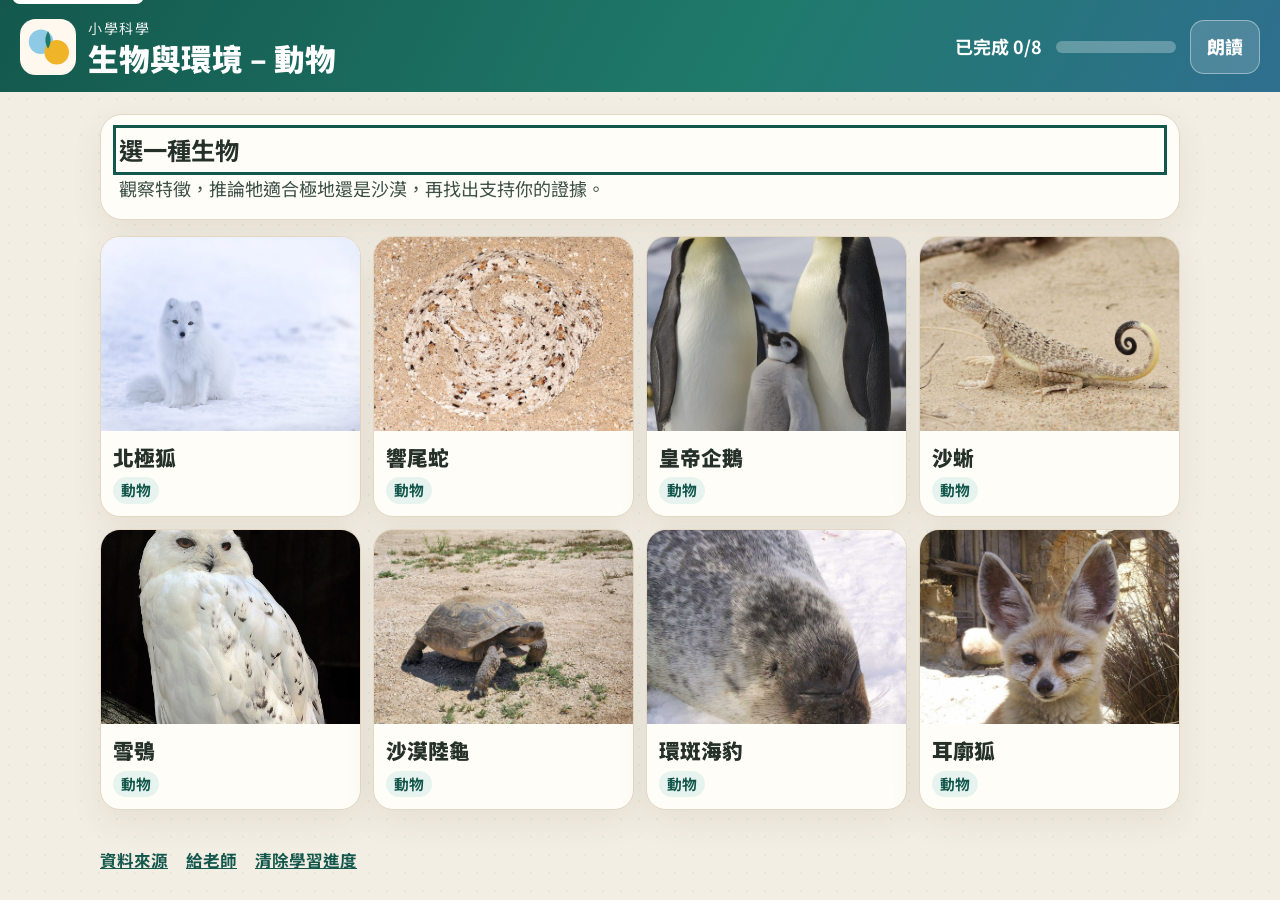
<file: index.html>
<!DOCTYPE html>
<html lang="zh-HK">
<head>
  <meta charset="utf-8">
  <meta name="viewport" content="width=device-width, initial-scale=1">
  <meta name="description" content="小學科學互動（動物版）：觀察動物特徵，推論牠們適應極地還是沙漠，並用證據支持判斷。">
  <meta property="og:title" content="生物與環境 – 動物">
  <meta property="og:description" content="觀察動物特徵，判斷牠們適應極地還是沙漠，並用證據支持判斷。">
  <meta property="og:type" content="website">
  <meta name="theme-color" content="#1f7a6b">
  <title>生物與環境 – 動物｜小學科學互動</title>
  <link rel="icon" href="favicon.svg" type="image/svg+xml">
  <link rel="preconnect" href="https://fonts.googleapis.com">
  <link rel="preconnect" href="https://fonts.gstatic.com" crossorigin>
  <link href="https://fonts.googleapis.com/css2?family=Noto+Sans+TC:wght@400;500;700;900&amp;display=swap" rel="stylesheet">
  <link rel="stylesheet" href="css/style.css?v=5">
</head>
<body>
  <a class="skip" href="#main">跳到主要內容</a>
  <header class="site-header">
    <div class="brand">
      <svg class="mark" viewBox="0 0 64 64" aria-hidden="true">
        <rect width="64" height="64" rx="18" fill="#fff8ee"/>
        <circle cx="24" cy="26" r="14" fill="#8ecae6"/>
        <circle cx="42" cy="38" r="14" fill="#f0b429"/>
        <path d="M32 14c4 7 4 13 0 20-4-7-4-13 0-20z" fill="#1f7a6b"/>
      </svg>
      <div>
        <p class="eyebrow">小學科學</p>
        <h1>生物與環境 – 動物</h1>
      </div>
    </div>
    <div class="header-tools">
      <p id="progress-label" class="progress-label">已完成 0/8</p>
      <div id="progress-track" class="progress-track" role="progressbar" aria-valuemin="0" aria-valuemax="8" aria-valuenow="0" aria-labelledby="progress-label">
        <span id="progress-bar"></span>
      </div>
      <button type="button" id="speak-btn" class="btn btn-ghost" aria-pressed="false">朗讀</button>
    </div>
  </header>

  <main id="main">
    <div id="app"></div>
  </main>

  <footer class="site-footer">
    <p class="footer-actions">
      <button type="button" id="credits-btn" class="text-btn">資料來源</button>
      <a class="text-btn" href="teacher.html" target="_blank" rel="noopener noreferrer">給老師</a>
      <button type="button" id="reset-btn" class="text-btn">清除學習進度</button>
    </p>
  </footer>
  <dialog id="credits-dialog" aria-labelledby="credits-title">
    <div class="dialog-card">
      <h2 id="credits-title">資料來源</h2>
      <p class="dialog-lead">圖片來自維基共享資源。轉載圖片時請保留原授權。</p>
      <ul class="credits">
        <li>北極狐：<a href="https://commons.wikimedia.org/wiki/File:Vulpes_lagopus_in_Iceland.jpg">Jonatan Pie</a>，CC0</li>
        <li>環斑海豹：<a href="https://commons.wikimedia.org/wiki/File:Ringedsealportrait.jpg">Lee Cooper</a>，公有領域</li>
        <li>皇帝企鵝：<a href="https://commons.wikimedia.org/wiki/File:Aptenodytes_forsteri_-Snow_Hill_Island,_Antarctica_-adults_and_juvenile-8.jpg">Ian Duffy</a>，<a href="https://creativecommons.org/licenses/by/2.0/">CC BY 2.0</a></li>
        <li>雪鴞：<a href="https://commons.wikimedia.org/wiki/File:Bubo_scandiacus_(Linnaeus,_1758)_Male.jpg">Michael Gäbler</a>，<a href="https://creativecommons.org/licenses/by-sa/3.0/">CC BY-SA 3.0</a></li>
        <li>耳廓狐：<a href="https://commons.wikimedia.org/wiki/File:Fennec_Fox_Ears_(4394678079).jpg">Caninest</a>，<a href="https://creativecommons.org/licenses/by/2.0/">CC BY 2.0</a></li>
        <li>沙漠陸龜：<a href="https://commons.wikimedia.org/wiki/File:Desert_tortoise_(Gopherus_agassizii).jpg">Robb Hannawacker／約書亞樹國家公園</a>，公有領域</li>
        <li>沙蜥：<a href="https://commons.wikimedia.org/wiki/File:Secret_Toadhead_Agama_(Phrynocephalus_mystaceus)_(8603768596).jpg">Ron Knight</a>，<a href="https://creativecommons.org/licenses/by/2.0/">CC BY 2.0</a></li>
        <li>響尾蛇：<a href="https://commons.wikimedia.org/wiki/File:Crotalus_cerastes_(Colorado_Desert_Sidewinder)_(3583100567).jpg">Marshal Hedin</a>，<a href="https://creativecommons.org/licenses/by/2.0/">CC BY 2.0</a></li>
      </ul>
      <button type="button" id="credits-close" class="btn btn-primary">關閉</button>
    </div>
  </dialog>
  <div id="live" class="visually-hidden" aria-live="polite"></div>
  <noscript><p class="noscript">請啟用 JavaScript，才能進行觀察和判斷活動。</p></noscript>
  <script src="js/app.js?v=5"></script>
</body>
</html>
</file>
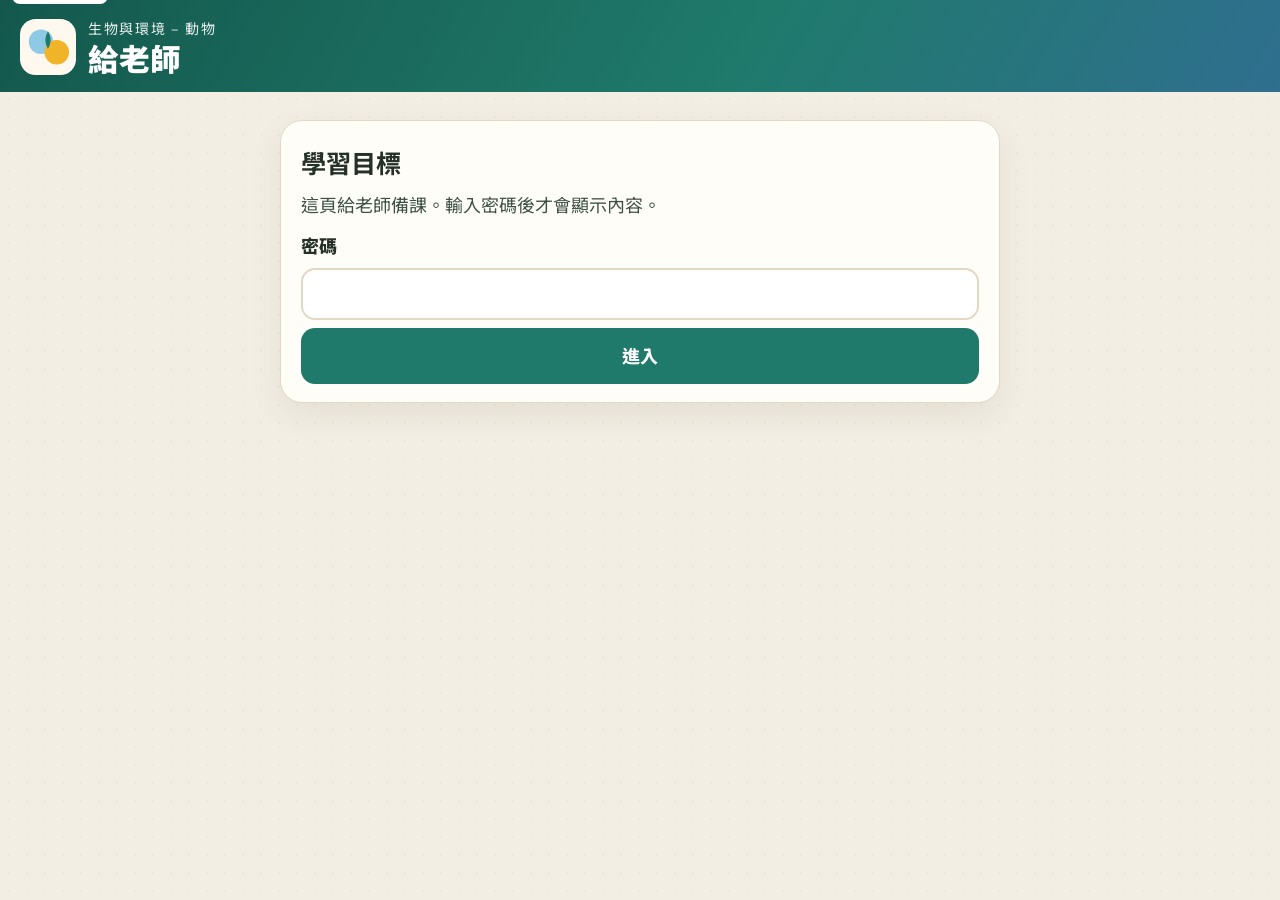
<file: teacher.html>
<!DOCTYPE html>
<html lang="zh-HK">
<head>
  <meta charset="utf-8">
  <meta name="viewport" content="width=device-width, initial-scale=1">
  <meta name="description" content="生物與環境 – 動物教師頁。輸入密碼後才顯示學習目標。">
  <meta property="og:title" content="給老師｜生物與環境 – 動物">
  <meta property="og:description" content="動物版教師頁。輸入密碼後才顯示學習目標。">
  <meta property="og:type" content="website">
  <meta name="theme-color" content="#1f7a6b">
  <title>給老師｜生物與環境 – 動物</title>
  <link rel="icon" href="favicon.svg" type="image/svg+xml">
  <link rel="preconnect" href="https://fonts.googleapis.com">
  <link rel="preconnect" href="https://fonts.gstatic.com" crossorigin>
  <link href="https://fonts.googleapis.com/css2?family=Noto+Sans+TC:wght@400;500;700;900&amp;display=swap" rel="stylesheet">
  <link rel="stylesheet" href="css/style.css?v=5">
</head>
<body>
  <a class="skip" href="#gate">跳到密碼</a>
  <header class="site-header">
    <div class="brand">
      <svg class="mark" viewBox="0 0 64 64" aria-hidden="true">
        <rect width="64" height="64" rx="18" fill="#fff8ee"/>
        <circle cx="24" cy="26" r="14" fill="#8ecae6"/>
        <circle cx="42" cy="38" r="14" fill="#f0b429"/>
        <path d="M32 14c4 7 4 13 0 20-4-7-4-13 0-20z" fill="#1f7a6b"/>
      </svg>
      <div>
        <p class="eyebrow">生物與環境 – 動物</p>
        <h1>給老師</h1>
      </div>
    </div>
  </header>
  <main class="gate" id="gate">
    <section class="gate-card">
      <h2>學習目標</h2>
      <p>這頁給老師備課。輸入密碼後才會顯示內容。</p>
      <form id="gate-form" class="gate-form">
        <label for="gate-password">密碼</label>
        <input id="gate-password" name="password" type="password" autocomplete="off" inputmode="numeric" required>
        <button type="submit" class="btn btn-primary">進入</button>
        <p id="gate-error" class="gate-error" role="alert" hidden></p>
      </form>
    </section>
    <div id="teacher-content" hidden></div>
  </main>
  <noscript><p class="noscript">請啟用 JavaScript，才能輸入密碼。</p></noscript>
  <script src="js/teacher.js?v=5"></script>
</body>
</html>
</file>
<file: css/style.css>
:root {
  --ink: #243028;
  --ink-soft: #3e5146;
  --paper: #f3eee4;
  --card: #fffdf8;
  --teal: #1f7a6b;
  --teal-dark: #14584d;
  --line: #e3d8c4;
  --sun: #e39b3a;
  --ok: #1f7a4a;
  --warn-bg: #fff4d8;
  --warn-ink: #6a4510;
  --shadow: 0 12px 32px rgba(70, 48, 18, 0.08);
  --radius: 22px;
  --header-h: auto;
  font-family: "Noto Sans TC", "PingFang HK", "PingFang TC", "Microsoft JhengHei", "Heiti TC", sans-serif;
}

* { box-sizing: border-box; }

html { font-size: 18px; }

body {
  margin: 0;
  color: var(--ink);
  background-color: var(--paper);
  background-image: radial-gradient(rgba(31, 122, 107, 0.06) 1.1px, transparent 1.2px);
  background-size: 18px 18px;
  line-height: 1.55;
  min-height: 100vh;
}

img { max-width: 100%; display: block; }

button, input { font: inherit; color: inherit; }

button { cursor: pointer; }

h1, h2, h3, p { margin: 0; }

a { color: var(--teal-dark); }

.skip {
  position: absolute;
  left: 12px;
  top: -40px;
  background: #fff;
  color: var(--ink);
  padding: 8px 12px;
  z-index: 20;
  border-radius: 8px;
}

.skip:focus { top: 8px; }

.visually-hidden {
  position: absolute;
  width: 1px;
  height: 1px;
  padding: 0;
  margin: -1px;
  overflow: hidden;
  clip: rect(0, 0, 0, 0);
  white-space: nowrap;
  border: 0;
}

:focus-visible {
  outline: 3px solid var(--teal-dark);
  outline-offset: 3px;
}

.site-header {
  display: flex;
  flex-wrap: wrap;
  align-items: center;
  justify-content: space-between;
  gap: 16px 24px;
  padding: 18px 20px 16px;
  background: linear-gradient(120deg, #14584d 0%, #1f7a6b 58%, #2f6f8f 100%);
  color: #fff;
}

.brand { display: flex; align-items: center; gap: 12px; }

.mark { width: 56px; height: 56px; flex: none; }

.eyebrow {
  font-size: 0.78rem;
  letter-spacing: 0.12em;
  opacity: 0.9;
}

.site-header h1 {
  font-size: 1.7rem;
  font-weight: 900;
  line-height: 1.2;
}

.header-tools {
  display: flex;
  flex-wrap: wrap;
  align-items: center;
  gap: 10px 14px;
  min-width: min(100%, 280px);
}

.progress-label { font-weight: 700; }

.progress-track {
  flex: 1 1 120px;
  height: 12px;
  background: rgba(255, 255, 255, 0.28);
  border-radius: 999px;
  overflow: hidden;
  min-width: 120px;
}

.progress-track span {
  display: block;
  height: 100%;
  width: 0;
  background: #ffe08a;
  border-radius: inherit;
}

main {
  width: min(1080px, calc(100% - 28px));
  margin: 22px auto 28px;
}

.lede {
  background: var(--card);
  border: 1px solid var(--line);
  border-radius: var(--radius);
  padding: 16px 18px;
  box-shadow: var(--shadow);
  margin-bottom: 16px;
}

.lede h2 { font-size: 1.35rem; margin-bottom: 6px; }

.lede p { color: var(--ink-soft); }

.done-banner {
  margin-top: 12px;
  background: #e7f6ee;
  color: #14584d;
  border-radius: 14px;
  padding: 10px 12px;
  font-weight: 700;
}

.card-grid {
  display: grid;
  grid-template-columns: repeat(2, minmax(0, 1fr));
  gap: 12px;
}

.org-card {
  display: flex;
  flex-direction: column;
  text-align: left;
  padding: 0;
  border: 1px solid var(--line);
  background: var(--card);
  border-radius: 20px;
  overflow: hidden;
  box-shadow: var(--shadow);
  min-height: 100%;
}

.org-card .photo,
.org-card .ph {
  aspect-ratio: 4 / 3;
  width: 100%;
  object-fit: cover;
  background: #efe6d4;
}

.org-card .meta { padding: 10px 12px 12px; }

.org-card .name {
  display: block;
  font-size: 1.15rem;
  font-weight: 900;
}

.kind {
  display: inline-block;
  margin-top: 4px;
  font-size: 0.82rem;
  font-weight: 700;
  color: var(--teal-dark);
  background: #e7f3ef;
  border-radius: 999px;
  padding: 2px 8px;
}

.org-card.is-done { box-shadow: inset 0 0 0 3px #8dccab; }

.done-tag {
  display: inline-block;
  margin-left: 6px;
  font-size: 0.78rem;
  font-weight: 700;
  color: var(--ok);
}

.play {
  display: grid;
  gap: 14px;
}

.dossier, .stage, .result-card, .notice {
  background: var(--card);
  border: 1px solid var(--line);
  border-radius: var(--radius);
  box-shadow: var(--shadow);
}

.dossier { overflow: hidden; }

.dossier .photo,
.dossier .ph { width: 100%; aspect-ratio: 4 / 3; object-fit: cover; background: #efe6d4; }

.dossier-body { padding: 14px 14px 16px; }

.dossier h2 { font-size: 1.5rem; }

.alias { color: var(--ink-soft); font-size: 0.92rem; }

.obs-details { margin-top: 10px; }

.obs-details summary {
  font-weight: 800;
  cursor: pointer;
  min-height: 44px;
  display: flex;
  align-items: center;
}

.obs { margin: 0; padding-left: 1.15rem; }

.obs li { margin: 6px 0; }

.stage { padding: 14px; }

.steps {
  display: flex;
  gap: 8px;
  padding: 0;
  margin: 0 0 14px;
  list-style: none;
}

.steps button {
  flex: 1;
  min-height: 48px;
  border-radius: 14px;
  border: 1px solid var(--line);
  background: #f7f3ea;
  font-weight: 700;
}

.steps button[aria-current="step"] {
  background: var(--teal);
  color: #fff;
  border-color: var(--teal);
}

.steps button:disabled {
  opacity: 0.55;
  cursor: not-allowed;
}

.stage h2 { font-size: 1.35rem; margin-bottom: 8px; }

.help { color: var(--ink-soft); margin-bottom: 12px; }

.habitats {
  display: grid;
  gap: 12px;
}

.zone {
  position: relative;
  isolation: isolate;
  min-height: 168px;
  border: 3px solid transparent;
  border-radius: 24px;
  overflow: hidden;
  text-align: left;
  padding: 16px;
  color: #14384c;
}

.zone-polar .scene,
.zone-desert .scene {
  position: absolute;
  inset: 0;
  z-index: -1;
}

.zone-polar .scene {
  background:
    radial-gradient(circle at 16% 24%, #fff 0 16px, transparent 17px),
    radial-gradient(circle at 78% 20%, rgba(255, 255, 255, 0.95) 0 3px, transparent 4px),
    radial-gradient(circle at 68% 32%, rgba(255, 255, 255, 0.95) 0 2px, transparent 3px),
    radial-gradient(circle at 30% 18%, rgba(255, 255, 255, 0.8) 0 2px, transparent 3px),
    linear-gradient(180deg, transparent 58%, rgba(255, 255, 255, 0.72) 58% 68%, transparent 68%),
    linear-gradient(180deg, #8ecae6 0%, #e9f6fb 62%, #d5ebe4 100%);
}

.zone-desert .scene {
  background:
    radial-gradient(circle at 84% 26%, #fff6d0 0 26px, #f0b429 29px, transparent 31px),
    radial-gradient(ellipse at 30% 125%, #e7b56a 0 48%, transparent 49%),
    radial-gradient(ellipse at 78% 140%, #c9843d 0 55%, transparent 56%),
    linear-gradient(180deg, #f2c14d 0%, #f8ddaa 48%, #f4e3c4 100%);
}

.zone-desert { color: #5c320c; }

.zone-kicker { display: block; font-weight: 700; font-size: 0.95rem; }

.zone-name { display: block; font-size: 2rem; font-weight: 900; line-height: 1.15; }

.zone.is-selected {
  border-color: var(--teal-dark);
  box-shadow: 0 0 0 4px rgba(31, 122, 107, 0.28);
}

.zone.is-hover, .drop-zone.is-hover, .chip-pool.is-hover {
  outline: 4px solid var(--teal-dark);
  outline-offset: 2px;
}

.token-row { margin-bottom: 12px; }

.token {
  display: inline-flex;
  align-items: center;
  gap: 8px;
  min-height: 56px;
  padding: 6px 14px 6px 6px;
  background: #fff;
  border-radius: 999px;
  border: 1px solid var(--line);
  box-shadow: var(--shadow);
  touch-action: none;
  cursor: grab;
  user-select: none;
}

.token img, .token .ph-mini {
  width: 44px;
  height: 44px;
  border-radius: 50%;
  object-fit: cover;
}

.picked-habitat {
  display: flex;
  flex-wrap: wrap;
  align-items: center;
  gap: 8px;
  margin-bottom: 12px;
}

.pill {
  display: inline-flex;
  align-items: center;
  min-height: 40px;
  padding: 4px 12px;
  border-radius: 999px;
  background: #e7f3ef;
  color: var(--teal-dark);
  font-weight: 800;
}

.evidence-layout { display: grid; gap: 12px; }

.chip-pool, .drop-zone {
  border-radius: 18px;
  padding: 12px;
}

.chip-pool {
  background: #f7f3ea;
  border: 1px dashed #d9cbb3;
  display: flex;
  flex-wrap: wrap;
  gap: 10px;
  align-content: flex-start;
  min-height: 88px;
}

.pool-label, .drop-label {
  flex: 1 1 100%;
  font-weight: 800;
  font-size: 0.95rem;
}

.drop-zone {
  background: #f3faf6;
  border: 3px dashed #8dccab;
  min-height: 168px;
  display: flex;
  flex-wrap: wrap;
  gap: 10px;
  align-content: flex-start;
}

.drop-zone.is-ready { border-style: solid; border-color: var(--ok); }

.chip {
  flex: 1 1 150px;
  min-height: 52px;
  padding: 10px 14px;
  border-radius: 16px;
  border: 2px solid #e4d7c2;
  background: #fff;
  text-align: left;
  font-weight: 700;
  touch-action: none;
  user-select: none;
  line-height: 1.35;
}

.chip.in-zone {
  border-color: #8dccab;
  background: #fff;
}

.chip.in-zone::before { content: "✓ "; color: var(--ok); }

.drop-empty {
  flex: 1 1 100%;
  color: var(--ink-soft);
  margin: 8px 0 0;
}

.notice {
  margin: 12px 0 0;
  padding: 12px 14px;
  background: var(--warn-bg);
  color: var(--warn-ink);
  font-weight: 700;
}

.action-bar {
  display: flex;
  flex-wrap: wrap;
  gap: 8px;
  margin-top: 14px;
  padding-bottom: env(safe-area-inset-bottom);
}

.btn {
  min-height: 52px;
  padding: 12px 16px;
  border-radius: 14px;
  border: 2px solid transparent;
  font-weight: 800;
}

.btn-primary { background: var(--teal); color: #fff; flex: 1 1 220px; }

.btn-primary:disabled, .btn-primary[aria-disabled="true"] {
  background: #d7d0c3;
  color: #5e584e;
  cursor: not-allowed;
}

.btn-secondary {
  background: #fff;
  border-color: var(--line);
  flex: 1 1 12em;
}

.btn-ghost {
  background: rgba(255, 255, 255, 0.16);
  color: #fff;
  border: 1px solid rgba(255, 255, 255, 0.4);
  min-height: 48px;
}

.result-card { padding: 18px 16px 16px; position: relative; overflow: hidden; }

.result-card h2 { font-size: 1.6rem; margin-bottom: 8px; }

.result-card.is-right { box-shadow: inset 0 0 0 3px #8dccab, var(--shadow); }

.result-card.is-wrong { background: #fffaf0; }

.choice-recap { margin: 8px 0; font-weight: 700; }

.explain { margin: 8px 0; }

.found { margin: 8px 0 0; padding-left: 1.15rem; }

.eco {
  margin-top: 14px;
  background: #e7f6ee;
  border-radius: 16px;
  padding: 12px;
}

.eco h3 { font-size: 1.05rem; margin-bottom: 4px; }

.burst { pointer-events: none; position: absolute; inset: 0; }

.burst i {
  position: absolute;
  width: 10px;
  height: 10px;
  border-radius: 50%;
  top: 18px;
  background: var(--sun);
  animation: rise 900ms ease-out both;
}

.burst i:nth-child(1) { left: 12%; background: #1f7a6b; }
.burst i:nth-child(2) { left: 28%; animation-delay: 40ms; background: #e07a5f; }
.burst i:nth-child(3) { left: 46%; animation-delay: 80ms; }
.burst i:nth-child(4) { left: 62%; animation-delay: 20ms; background: #3d7ea6; }
.burst i:nth-child(5) { left: 78%; animation-delay: 100ms; background: #1f7a6b; }
.burst i:nth-child(6) { left: 90%; animation-delay: 60ms; background: #e07a5f; }

@keyframes rise {
  from { transform: translateY(12px) scale(0.6); opacity: 0; }
  to { transform: translateY(-28px) scale(1); opacity: 1; }
}

.shake { animation: shake 0.45s ease; }

@keyframes shake {
  0%, 100% { transform: translateX(0); }
  25% { transform: translateX(-8px); }
  50% { transform: translateX(8px); }
  75% { transform: translateX(-4px); }
}

.drag-ghost {
  position: fixed;
  z-index: 40;
  pointer-events: none;
  margin: 0;
  transform: rotate(-2deg) scale(1.03);
  box-shadow: 0 14px 28px rgba(40, 24, 8, 0.2);
}

.is-dragging { opacity: 0.35; }

.ph {
  display: grid;
  place-items: center;
  text-align: center;
  font-weight: 900;
  padding: 12px;
}

.ph-polar { background: linear-gradient(180deg, #d7eef8, #f7fbfe); color: #1d4e73; }
.ph-desert { background: linear-gradient(180deg, #f8e0b0, #fff8ee); color: #8a4b16; }

.ph-emoji { font-size: 2.4rem; display: block; }

.site-footer {
  width: min(1080px, calc(100% - 28px));
  margin: 0 auto 32px;
  color: var(--ink-soft);
  font-size: 0.92rem;
}

.footer-actions {
  display: flex;
  flex-wrap: wrap;
  gap: 4px 18px;
  align-items: center;
}

dialog {
  border: 0;
  padding: 0;
  background: transparent;
  max-width: min(560px, calc(100vw - 24px));
  color: var(--ink);
}

dialog::backdrop { background: rgba(36, 48, 40, 0.48); }

.dialog-card,
.gate-card,
.teacher-panel {
  background: var(--card);
  border: 1px solid var(--line);
  border-radius: 22px;
  box-shadow: var(--shadow);
}

.dialog-card { padding: 18px 18px 16px; }

.dialog-card h2,
.gate-card h2 { font-size: 1.4rem; margin-bottom: 8px; }

.dialog-lead { color: var(--ink-soft); margin-bottom: 10px; }

.credits {
  margin: 0 0 14px;
  padding-left: 1.15rem;
}

.credits li { margin: 6px 0; }

.dialog-card .btn-primary { width: 100%; }

.text-btn {
  background: none;
  border: 0;
  color: var(--teal-dark);
  font-weight: 700;
  min-height: 44px;
  padding: 8px 0;
  text-decoration: underline;
}

a.text-btn { display: inline-flex; align-items: center; }

.gate {
  width: min(720px, calc(100% - 28px));
  margin: 28px auto 40px;
}

.gate-card { padding: 22px 20px 18px; }

.gate-card p { color: var(--ink-soft); margin-bottom: 14px; }

.gate-form { display: grid; gap: 8px; }

.gate-form label { font-weight: 800; }

.gate-form input {
  min-height: 52px;
  border-radius: 14px;
  border: 2px solid var(--line);
  padding: 10px 14px;
  background: #fff;
}

.gate-error {
  margin: 4px 0 0;
  padding: 10px 12px;
  border-radius: 12px;
  background: #fff1ea;
  color: #8a3418;
  font-weight: 800;
}

.teacher-panel { margin-top: 16px; padding: 8px 18px 16px; }

.teacher-panel section { padding: 12px 0; border-top: 1px solid var(--line); }

.teacher-panel h2 { font-size: 1.15rem; margin-bottom: 6px; }

.teacher-panel ul { margin: 6px 0 0; padding-left: 1.2rem; }

.teacher-panel p { margin-top: 6px; }

.noscript {
  width: min(1080px, calc(100% - 28px));
  margin: 12px auto;
  padding: 12px;
  background: var(--warn-bg);
  border-radius: 12px;
}

@media (min-width: 720px) {
  .card-grid { grid-template-columns: repeat(4, minmax(0, 1fr)); }
  .habitats { grid-template-columns: 1fr 1fr; }
  .evidence-layout { grid-template-columns: 1.15fr 0.85fr; align-items: start; }
  .chip-pool { order: 1; }
  .drop-zone { order: 2; min-height: 280px; position: static; }
}

@media (min-width: 900px) {
  .play { grid-template-columns: 300px 1fr; align-items: start; }
  .dossier { position: sticky; top: 12px; }
  html { font-size: 18px; }
}

@media (max-width: 719px) {
  html { font-size: 17px; }
  .site-header h1 { font-size: 1.45rem; }
  .dossier {
    display: grid;
    grid-template-columns: 104px 1fr;
    align-items: stretch;
  }
  .dossier .photo,
  .dossier .ph { aspect-ratio: 1; height: 100%; min-height: 104px; }
  .dossier-body { padding: 10px 10px 12px; }
  .dossier h2 { font-size: 1.25rem; }
  .zone { min-height: 132px; }
  .zone-name { font-size: 1.7rem; }
  .drop-zone { position: static; min-height: 148px; }
}

.play.is-observe .dossier {
  display: block;
  position: static;
}

.play.is-observe .photo-wrap {
  display: flex;
  align-items: center;
  justify-content: center;
  width: 100%;
  height: 50vh;
  background: #efe6d4;
}

.play.is-observe .dossier .photo {
  display: block;
  width: 100%;
  height: 100%;
  max-width: 100%;
  max-height: 100%;
  aspect-ratio: auto;
  object-fit: contain;
  object-position: center;
}

.play.is-observe .dossier .ph {
  width: 100%;
  height: 100%;
  aspect-ratio: auto;
}

@media (min-width: 900px) {
  .play.is-observe {
    grid-template-columns: minmax(0, 1.15fr) minmax(280px, 0.85fr);
    align-items: start;
  }
}

@media (hover: hover) {
  .org-card:hover { transform: translateY(-3px); }
  .btn-primary:hover:not(:disabled) { background: var(--teal-dark); }
}

@media (prefers-reduced-motion: reduce) {
  *, *::before, *::after {
    animation: none !important;
    transition: none !important;
  }
  .org-card:hover { transform: none; }
  .shake { outline: 3px solid var(--sun); }
}
</file>
